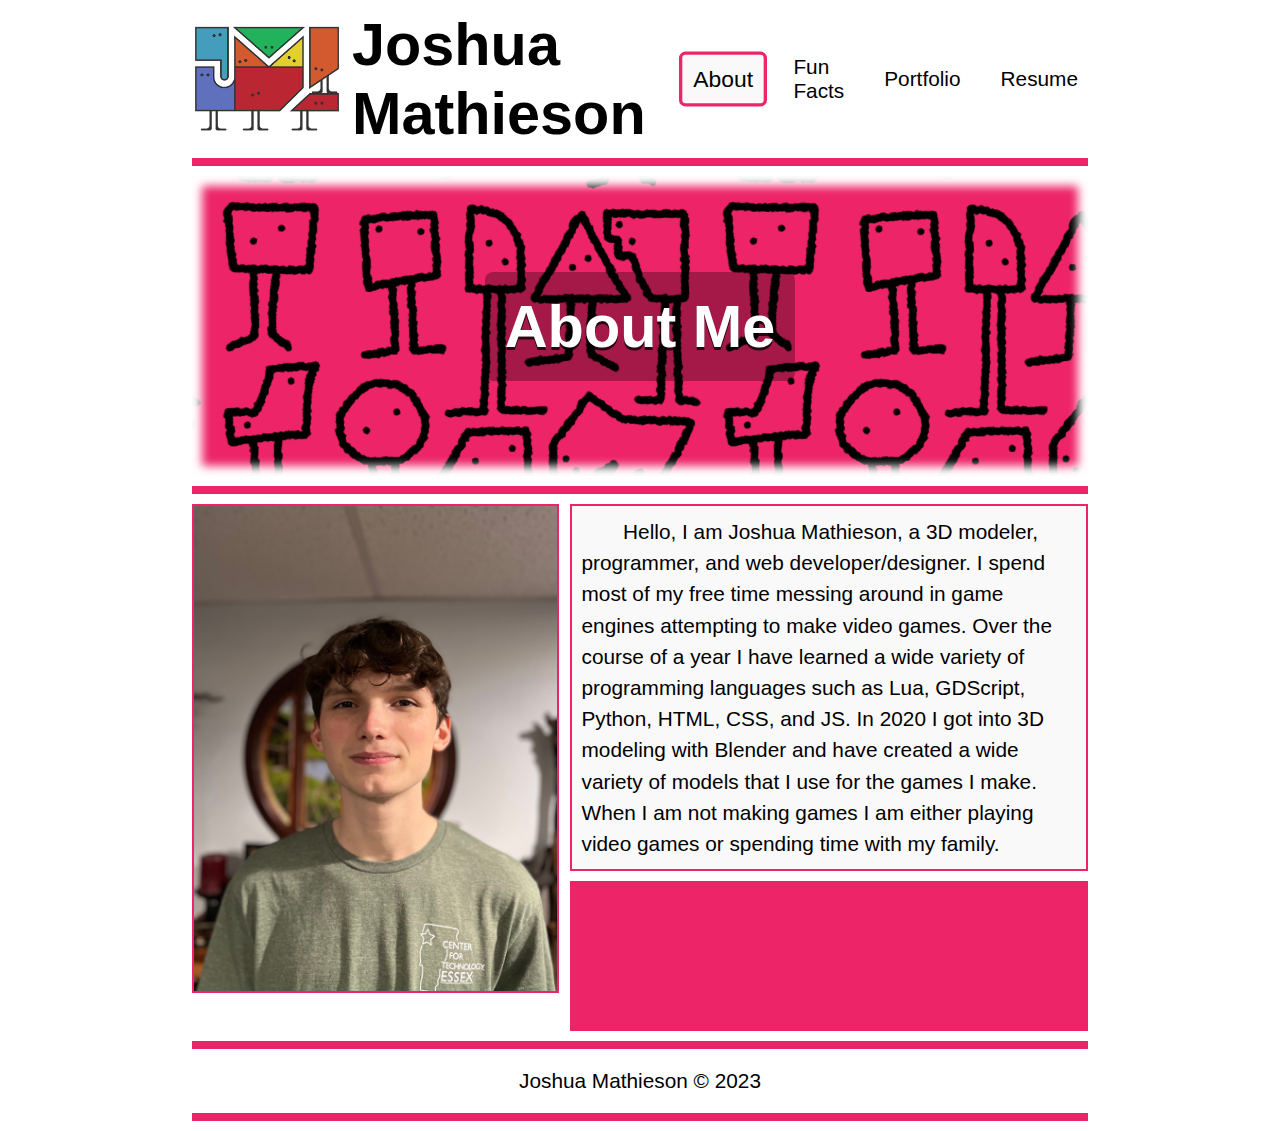
<file: index.html>
<!DOCTYPE html>
<html lang="en">

<head>
    <meta charset="UTF-8">
    <meta http-equiv="X-UA-Compatible" content="IE=edge">
    <meta name="viewport" content="width=device-width, initial-scale=1.0">

    <title>Joshua Mathieson - About Me</title>

    <meta name="author" content="Joshua Mathieson">
    <meta name="description" content="This is the 'About Me' page. This page contains an image of me and a paragraph about me.">
    <meta name="keywords" content="About, About Me, Joshua, Joshua Mathieson, Glorbal, Photo">

    <link rel="icon" href="images/favicon.png">
    <link rel="stylesheet" href="css/style.css">

    <script src="js/script.js"></script>

</head>

<body>

    <header>

        <div class="header-image">

            <img src="images/logo.png" alt="">
            <h1>Joshua Mathieson</h1>

            <!-- Hamburger -->
            <div id="hamburger-menu">

                <div></div>
                <div></div>
                <div></div>
    
            </div>

        </div>

        <nav id="nav-container">

            <a href="index.html" id="PageLink">About</a>
            <a href="facts.html">Fun Facts</a>
            <a href="portfolio.html">Portfolio</a>
            <a href="resume.html">Resume</a>

        </nav>

    </header>

    <hr>

        <div class="hero-container" id="Hero">
            <h2>About Me</h2>
        </div>

    <hr>

    <main>

        <figure class="about-me-section">
            
            <img src="images/joshuaMathieson.jpg" alt="Photo of Joshua Mathieson in his home.">

            <p>     Hello, I am Joshua Mathieson, a 3D modeler, programmer, and web developer/designer. I spend most of my
                free time messing around in game engines attempting to make video games. Over the course of a year I
                have learned a wide variety of programming languages such as Lua, GDScript, Python, HTML, CSS, and JS.
                In 2020 I got into 3D modeling with Blender and have created a wide variety of models that I use for the
                games I make. When I am not making games I am either playing video games or spending time with my
                family.
            </p>

            <div class="block-detail"></div>

        </figure>

    </main>

    <footer>
        <hr>
        <p>Joshua Mathieson &copy; 2023</p>
        <hr>
    </footer>

</body>

</html>
</file>
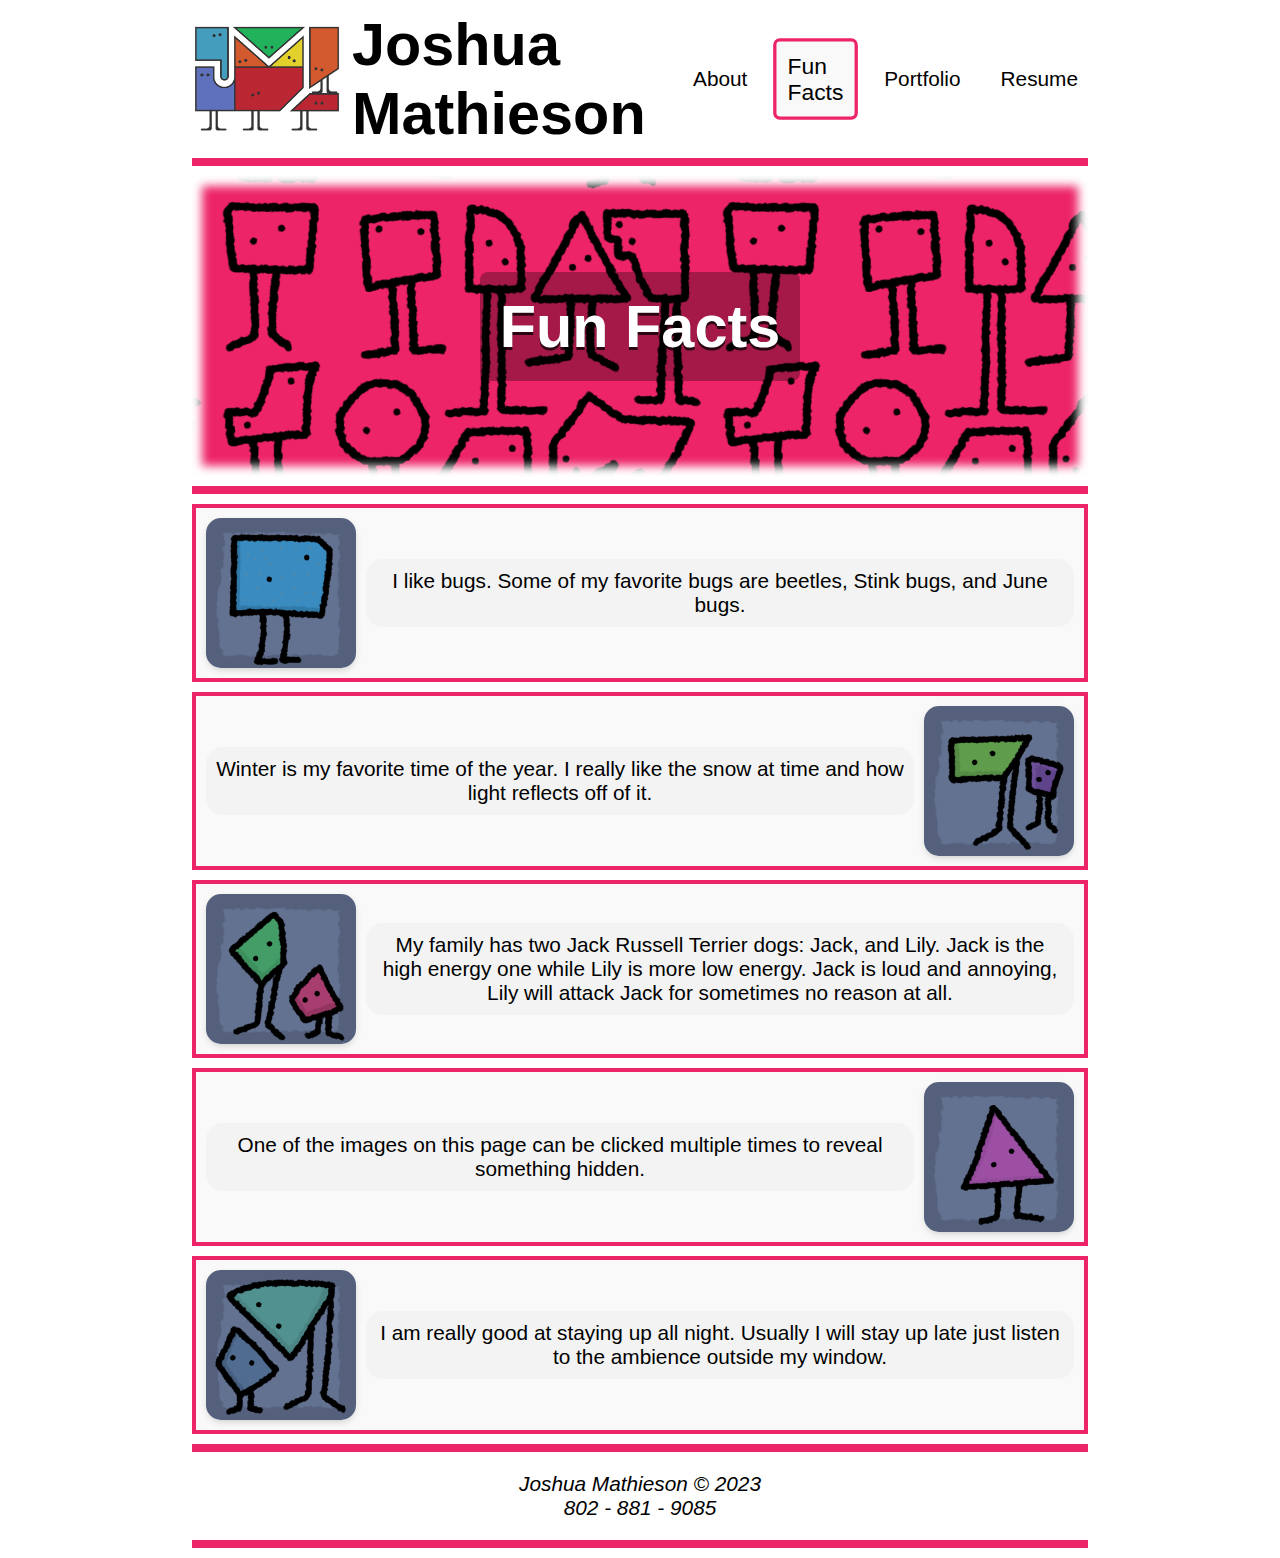
<file: facts.html>
<!DOCTYPE html>
<html lang="en">

<head>
    <meta charset="UTF-8">
    <meta http-equiv="X-UA-Compatible" content="IE=edge">
    <meta name="viewport" content="width=device-width, initial-scale=1.0">

    <title>Joshua Mathieson - Facts</title>

    <meta name="author" content="Joshua Mathieson">
    <meta name="description" content="This is the 'Fun Facts' page. It contains random information about me. From what my favorite time of the year is to my family owning dogs, this page contains anything. ">
    <meta name="keywords" content="Fun Facts, Jack, Lily, Winter, Facts, Secret, Joshua Mathieson, Joshua">

    <link rel="icon" href="images/favicon.png">
    <link rel="stylesheet" href="css/style.css">

    <script src="js/script.js"></script>

</head>

<body>

    <header>

        <div class="header-image">

            <img src="images/logo.png" alt="">
            <h1>Joshua Mathieson</h1>

            <!-- Hamburger -->
            <div id="hamburger-menu">

                <div></div>
                <div></div>
                <div></div>
    
            </div>

        </div>

        <nav id="nav-container">

            <a href="index.html">About</a>
            <a href="facts.html" id="PageLink">Fun Facts</a>
            <a href="portfolio.html">Portfolio</a>
            <a href="resume.html">Resume</a>

        </nav>

    </header>

    <hr>

        <div class="hero-container" id="Hero">
            <h2>Fun Facts</h2>
        </div>

    <hr>

    <main class="facts-container">

        <figure>
            <img src="images/FunFacts/Glorbal_1.png" alt="Blue Glorbal. Square with legs">
            <p>I like bugs. Some of my favorite bugs are beetles, Stink bugs, and June bugs.</p>
        </figure>

        <figure>
            <img src="images/FunFacts/Glorbal_2.png" alt="Green and purple Glorbals. Strange shapes with legs">
            <p>Winter is my favorite time of the year. I really like the snow at time and how light reflects off of it.</p>
        </figure>

        <figure>
            <img src="images/FunFacts/Glorbal_3.png" alt="Grean and pink Glorbals. Even more strange shapes with legs">
            <p>My family has two Jack Russell Terrier dogs: Jack, and Lily. Jack is the high energy one while Lily is more low energy. Jack is loud and annoying, Lily will attack Jack for sometimes no reason at all.</p>
        </figure>

        <figure>
            <img id="clickableImage" src="images/FunFacts/Glorbal_4.png" alt="Pink Glorbal. Triangle with legs">
            <p>One of the images on this page can be clicked multiple times to reveal something hidden.</p>
        </figure>

        <figure>
            <img src="images/FunFacts/Glorbal_5.png" alt="Cyan and green Glorbals. Really strange half circle shape and sqaure">
            <p>I am really good at staying up all night. Usually I will stay up late just listen to the ambience outside my window.</p>
        </figure>

    </main>

    <footer>
        <hr>
        <address>

            Joshua Mathieson &copy; 2023 <br>
            802 - 881 - 9085 <br>
        
        </address> 
        <hr>
    </footer>

</body>

</html>
</file>
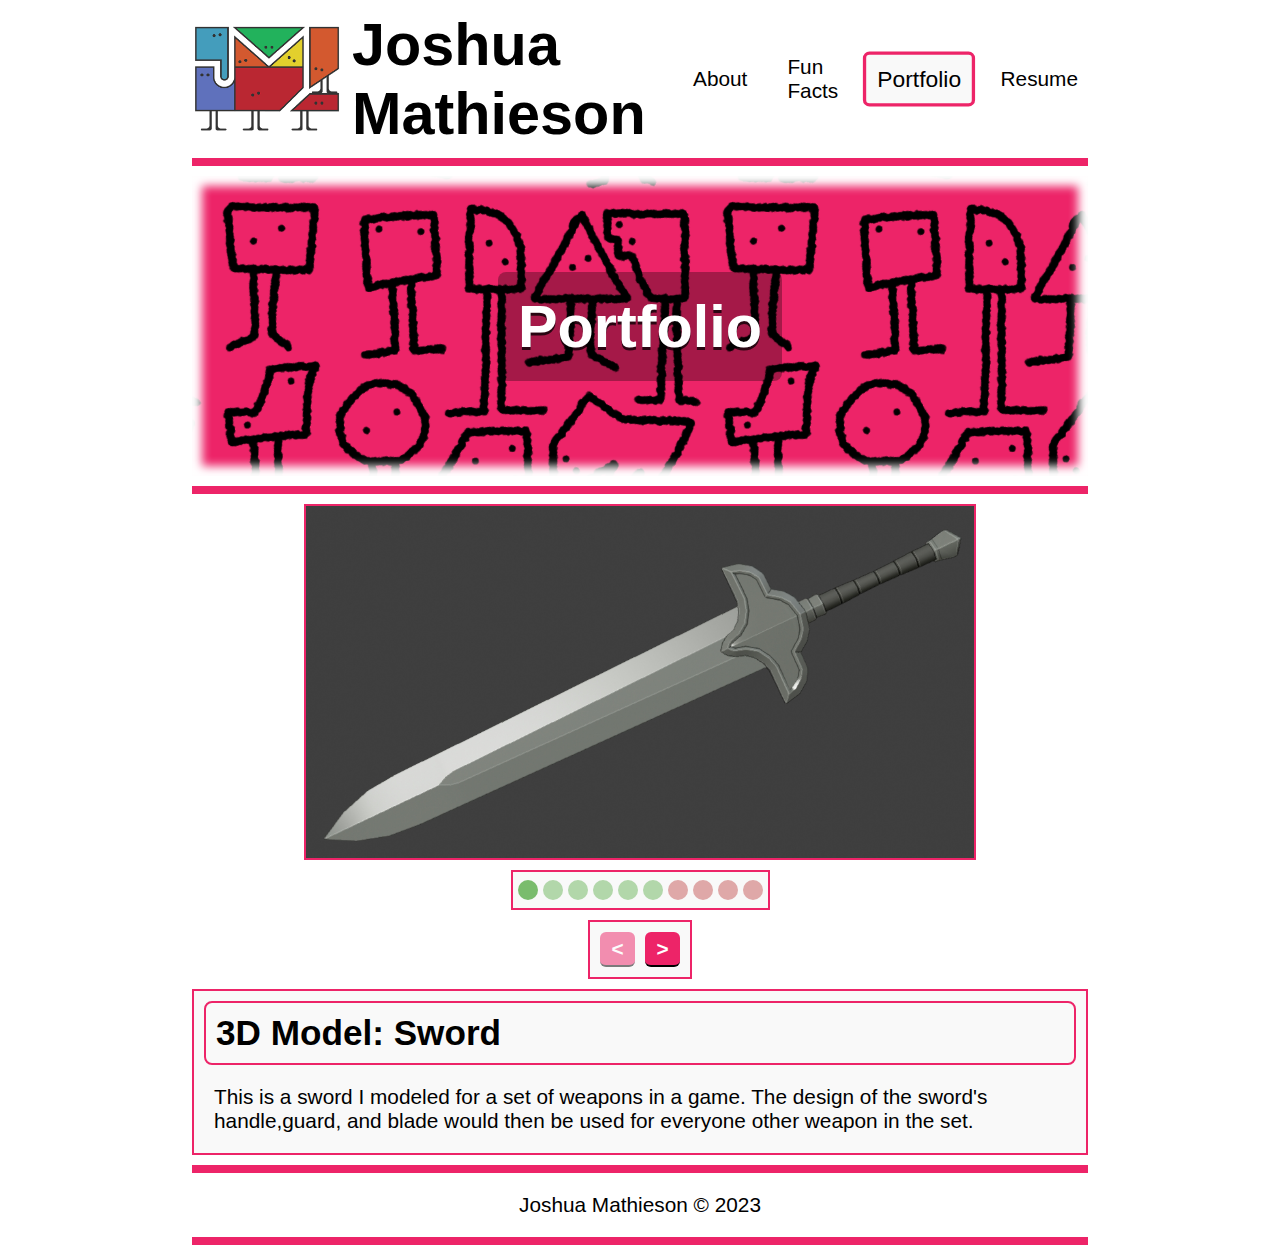
<file: portfolio.html>
<!DOCTYPE html>
<html lang="en">

<head>
    <meta charset="UTF-8">
    <meta http-equiv="X-UA-Compatible" content="IE=edge">
    <meta name="viewport" content="width=device-width, initial-scale=1.0">

    <title>Joshua Mathieson - Portfolio</title>

    <meta name="author" content="Joshua Mathieson">
    <meta name="description" content="This is the 'Portfolio' page. This page contains an image gallery with projects I have made/worked on.">
    <meta name="keywords" content="Portfolio, 3D Models, 3D, Programming, Game Development, Projects">

    <link rel="icon" href="images/favicon.png">
    <link rel="stylesheet" href="css/style.css">

    <script src="js/script.js"></script>

</head>

<body>

    <header>

        <div class="header-image">

            <img src="images/logo.png" alt="">
            <h1>Joshua Mathieson</h1>

            <!-- Hamburger -->
            <div id="hamburger-menu">

                <div></div>
                <div></div>
                <div></div>

            </div>

        </div>

        <nav id="nav-container">

            <a href="index.html">About</a>
            <a href="facts.html">Fun Facts</a>
            <a href="portfolio.html" id="PageLink">Portfolio</a>
            <a href="resume.html">Resume</a>

        </nav>

    </header>

    <hr>

        <div class="hero-container" id="Hero">
            <h2>Portfolio</h2>
        </div>

    <hr>

    <main>

        <div class="image-gallery-container">

            <img src="images/FunFacts/Glorbal_1.png" alt="" id="imageGallery-ImageDisplay">

            <video controls id="imageGallery-VideoDisplay" src=""></video>

            <div id="imageGallery-currentImagePosition"></div>

            <div class="image-gallery-buttons">

                <button id="image-gallery-LeftButton" value="left button" onclick="updateImageGallery('Left')" onmousedown="galleryButtonVisual('Left','Down')" onmouseleave="galleryButtonVisual('Left','Up')"> &lt; </button>
                <button id="image-gallery-RightButton" value="right button" onclick="updateImageGallery('Right')" onmousedown="galleryButtonVisual('Right','Down')" onmouseleave="galleryButtonVisual('Right','Up')"> &gt; </button>

            </div>

            <section>

                <h3 id="imageGallery-ImageName">Image Name</h3>
                <p id="imageGallery-ImageDescription"> Image Description</p>

            </section>

        </div>

    </main>

    <footer>
        <hr>
        <p>Joshua Mathieson &copy; 2023</p>
        <hr>
    </footer>

</body>

</html>
</file>
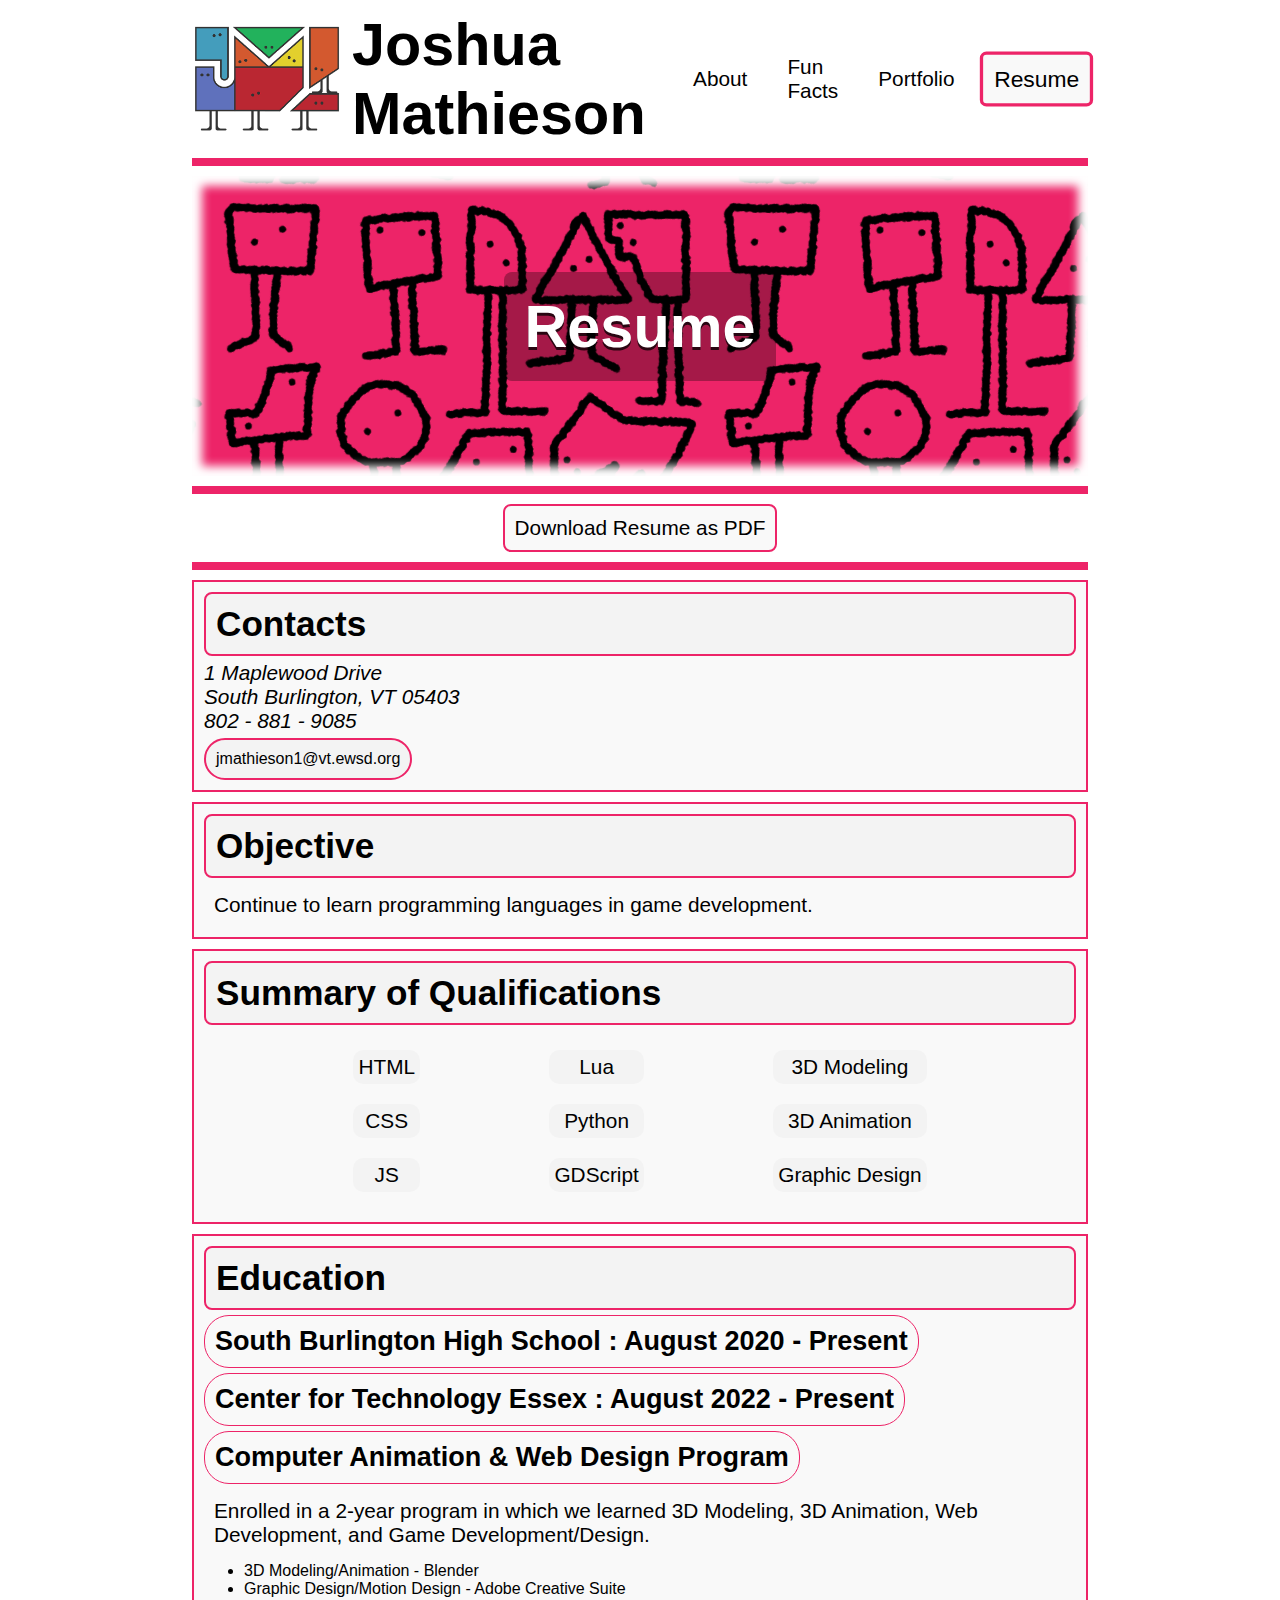
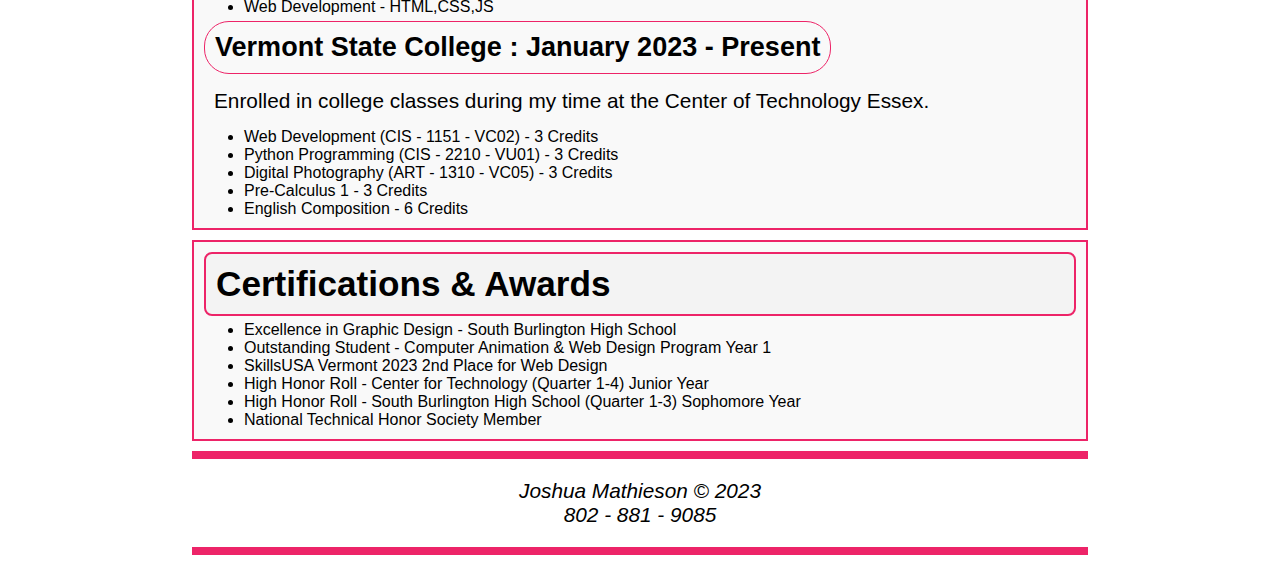
<file: resume.html>
<!DOCTYPE html>
<html lang="en">

<head>
    <meta charset="UTF-8">
    <meta http-equiv="X-UA-Compatible" content="IE=edge">
    <meta name="viewport" content="width=device-width, initial-scale=1.0">
    
    <title>Joshua Mathieson - Resume</title>

    <meta name="author" content="Joshua Mathieson">
    <meta name="description" content="This is the 'Resume' page. This page contains my contacts, qualifications, certifications, and education. There is also a downloadable PDF of my resume on this page.">
    <meta name="keywords" content="Resume, Education, Certifications, Qualifications, Contacts, Joshua, Joshua Mathieson">

    <link rel="icon" href="images/favicon.png">
    <link rel="stylesheet" href="css/style.css">

    <script src="js/script.js"></script>

</head>

<body>

    <header>

        <div class="header-image">

            <img src="images/logo.png" alt="">
            <h1>Joshua Mathieson</h1>

            <!-- Hamburger -->
            <div id="hamburger-menu">

                <div></div>
                <div></div>
                <div></div>
    
            </div>

        </div>

        <nav id="nav-container">

            <a href="index.html">About</a>
            <a href="facts.html">Fun Facts</a>
            <a href="portfolio.html" >Portfolio</a>
            <a href="resume.html" id="PageLink">Resume</a>

        </nav>

    </header>

    <hr>

        <div class="hero-container" id="Hero">
            <h2>Resume</h2>
        </div>

    <hr>

    <main class="resume-container">

        <a class="resume-download" href="images/JoshuaMathieson_Resume_2024.pdf" download>Download Resume as PDF</a>

        <hr>
        
        <section>

            <h3>Contacts</h3>
            
            <address>

                1 Maplewood Drive <br>
                South Burlington, VT 05403 <br>
                802 - 881 - 9085 <br>
            
            </address> 

            <a class="email-anchorTag" href="mailto:jmathieson1@vt.ewsd.org">jmathieson1@vt.ewsd.org</a>

        </section>

        <section>

            <h3>Objective</h3>
            <p>Continue to learn programming languages in game development.</p>

        </section>
       
        <section>

            <h3>Summary of Qualifications</h3>

            <div class="qualifications-lists">

                <ul>

                    <li>HTML</li>
                    <li>CSS</li>
                    <li>JS</li>
                    
                </ul>

                <ul>

                    <li>Lua</li>
                    <li>Python</li>
                    <li>GDScript</li>

                </ul>
    
                <ul>
    
                    <li>3D Modeling</li>
                    <li>3D Animation</li>
                    <li>Graphic Design</li>
    
                </ul>

            </div>

        </section>
     
        <section>

            <h3>Education</h3>

            <h4>South Burlington High School : August 2020 - Present</h4>

            <h4>Center for Technology Essex : August 2022 - Present</h4>

            <h4>Computer Animation & Web Design Program</h4>
            <p>Enrolled in a 2-year program in which we learned 3D Modeling, 3D Animation, Web Development, and Game
                Development/Design.</p>
            <ul>
                <li>3D Modeling/Animation - Blender</li>
                <li>Graphic Design/Motion Design - Adobe Creative Suite</li>
                <li>Web Development - HTML,CSS,JS</li>
            </ul>

            <h4>Vermont State College : January 2023 - Present</h4>
            <p>Enrolled in college classes during my time at the Center of Technology Essex.</p>
            <ul>
                <li>Web Development (CIS - 1151 - VC02) - 3 Credits</li>
                <li>Python Programming (CIS - 2210 - VU01) - 3 Credits</li>
                <li>Digital Photography (ART - 1310 - VC05) - 3 Credits</li>
                <li>Pre-Calculus 1 - 3 Credits</li>
                <li>English Composition - 6 Credits</li>

            </ul>

        </section>
       
        <section>

            <h3>Certifications & Awards</h3>

            <ul>
                <li>Excellence in Graphic Design - South Burlington High School</li>
                <li>Outstanding Student - Computer Animation & Web Design Program Year 1</li>
                <li>SkillsUSA Vermont 2023 2nd Place for Web Design</li>
                <li>High Honor Roll - Center for Technology (Quarter 1-4) Junior Year</li>
                <li>High Honor Roll - South Burlington High School (Quarter 1-3) Sophomore Year</li>
                <li>National Technical Honor Society Member</li>
            </ul>

        </section>
       
    </main>

    <footer>
        <hr>
        <address>

            Joshua Mathieson &copy; 2023 <br>
            802 - 881 - 9085 <br>
        
        </address> 
        <hr>
    </footer>

</body>

</html>
</file>
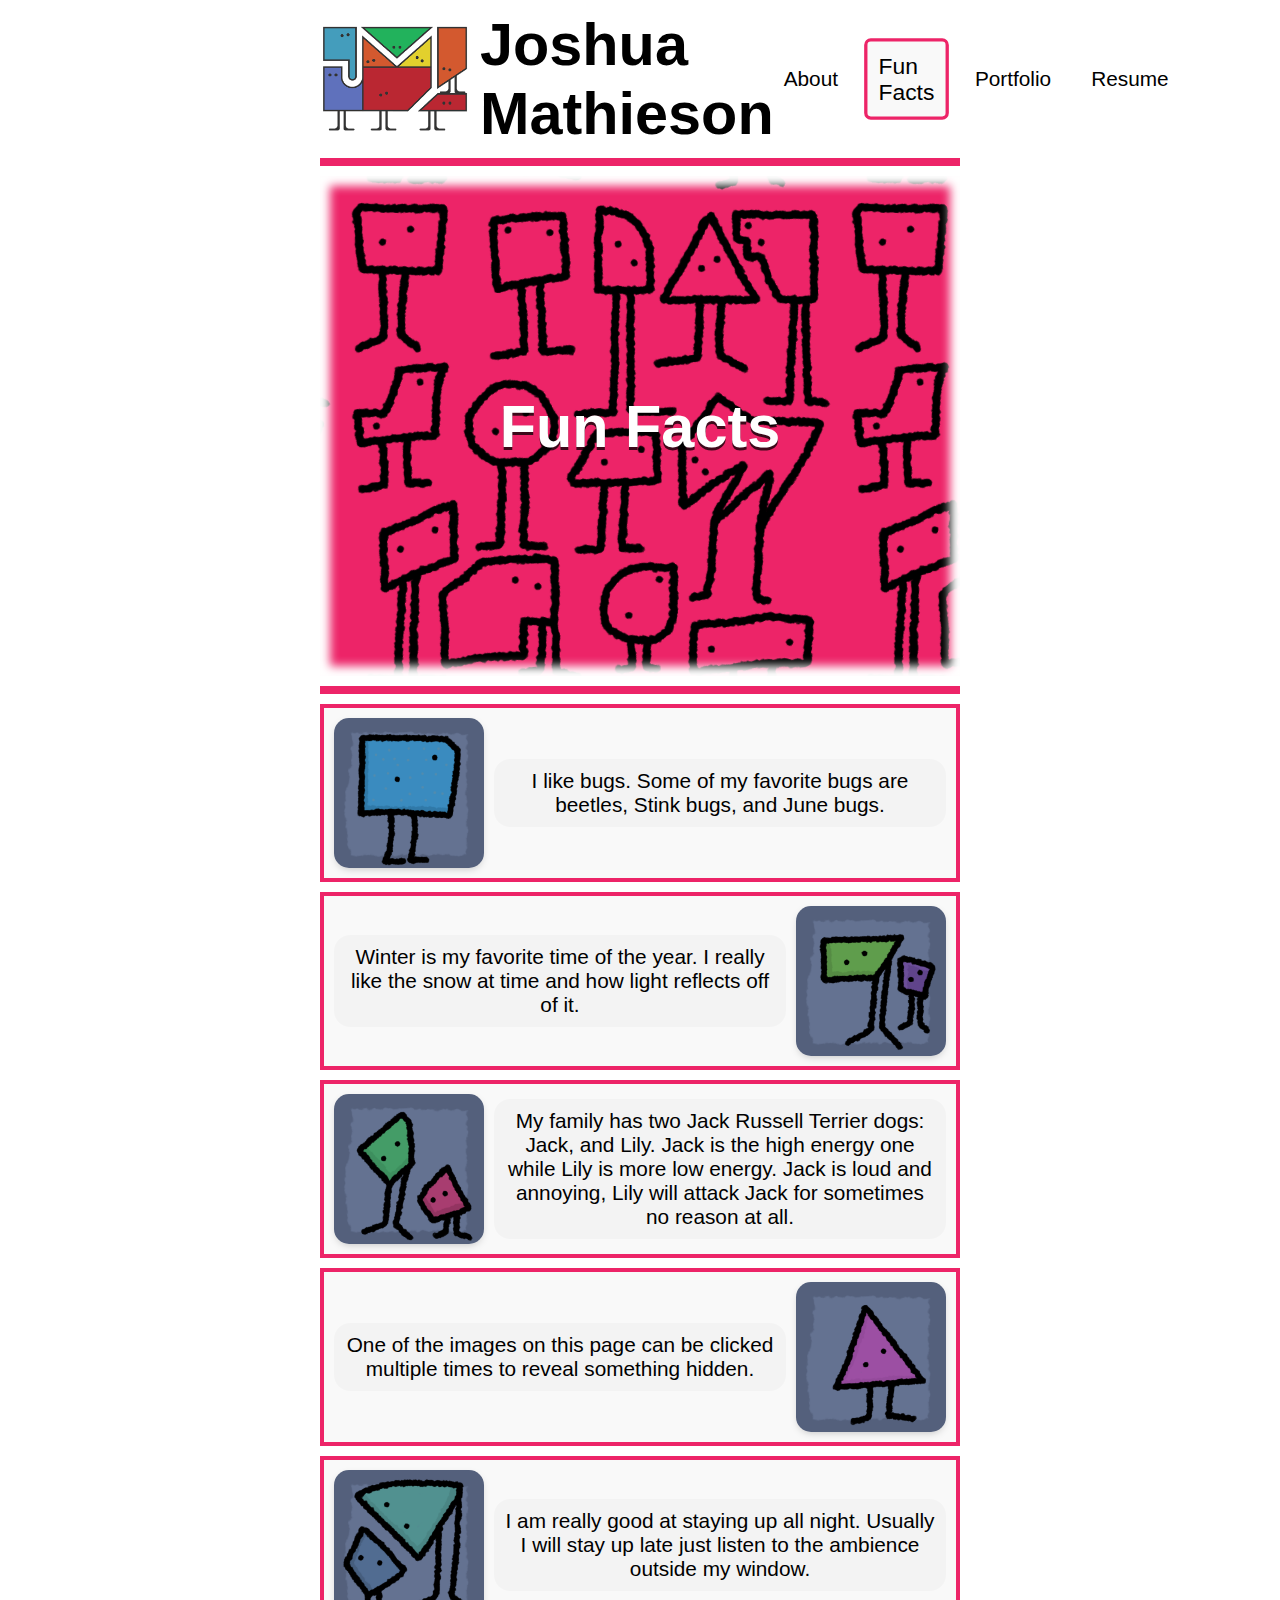
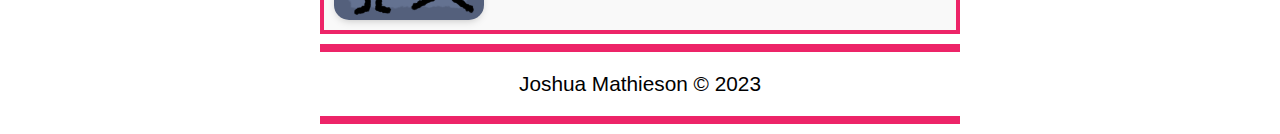
<file: WebPortolio/facts.html>
<!DOCTYPE html>
<html lang="en">

<head>
    <meta charset="UTF-8">
    <meta http-equiv="X-UA-Compatible" content="IE=edge">
    <meta name="viewport" content="width=device-width, initial-scale=1.0">

    <title>Joshua Mathieson - Facts</title>

    <meta name="author" content="Joshua Mathieson">
    <meta name="description" content="This is the 'Fun Facts' page. It contains random information about me. From what my favorite time of the year is to my family owning dogs, this page contains anything. ">
    <meta name="keywords" content="Fun Facts, Jack, Lily, Winter, Facts, Secret, Joshua Mathieson, Joshua">

    <link rel="icon" href="images/favicon.png">
    <link rel="stylesheet" href="css/style.css">

    <script src="js/script.js"></script>

</head>

<body>

    <header>

        <div class="header-image">

            <img src="images/logo.png" alt="">
            <h1>Joshua Mathieson</h1>

            <!-- Hamburger -->
            <div id="hamburger-menu">

                <div></div>
                <div></div>
                <div></div>
    
            </div>

        </div>

        <nav id="nav-container">

            <a href="index.html">About</a>
            <a href="facts.html" id="PageLink">Fun Facts</a>
            <a href="portfolio.html">Portfolio</a>
            <a href="resume.html">Resume</a>

        </nav>

    </header>

    <hr>

        <div class="hero-container" id="Hero">
            <h2>Fun Facts</h2>
        </div>

    <hr>

    <main class="facts-container">

        <figure>
            <img src="images/FunFacts/Glorbal_1.png" alt="Blue Glorbal. Square with legs">
            <p>I like bugs. Some of my favorite bugs are beetles, Stink bugs, and June bugs.</p>
        </figure>

        <figure>
            <img src="images/FunFacts/Glorbal_2.png" alt="Green and purple Glorbals. Strange shapes with legs">
            <p>Winter is my favorite time of the year. I really like the snow at time and how light reflects off of it.</p>
        </figure>

        <figure>
            <img src="images/FunFacts/Glorbal_3.png" alt="Grean and pink Glorbals. Even more strange shapes with legs">
            <p>My family has two Jack Russell Terrier dogs: Jack, and Lily. Jack is the high energy one while Lily is more low energy. Jack is loud and annoying, Lily will attack Jack for sometimes no reason at all.</p>
        </figure>

        <figure>
            <img id="clickableImage" src="images/FunFacts/Glorbal_4.png" alt="Pink Glorbal. Triangle with legs">
            <p>One of the images on this page can be clicked multiple times to reveal something hidden.</p>
        </figure>

        <figure>
            <img src="images/FunFacts/Glorbal_5.png" alt="Cyan and green Glorbals. Really strange half circle shape and sqaure">
            <p>I am really good at staying up all night. Usually I will stay up late just listen to the ambience outside my window.</p>
        </figure>

    </main>

    <footer>
        <hr>
        <p>Joshua Mathieson &copy; 2023</p>
        <hr>
    </footer>

</body>

</html>
</file>
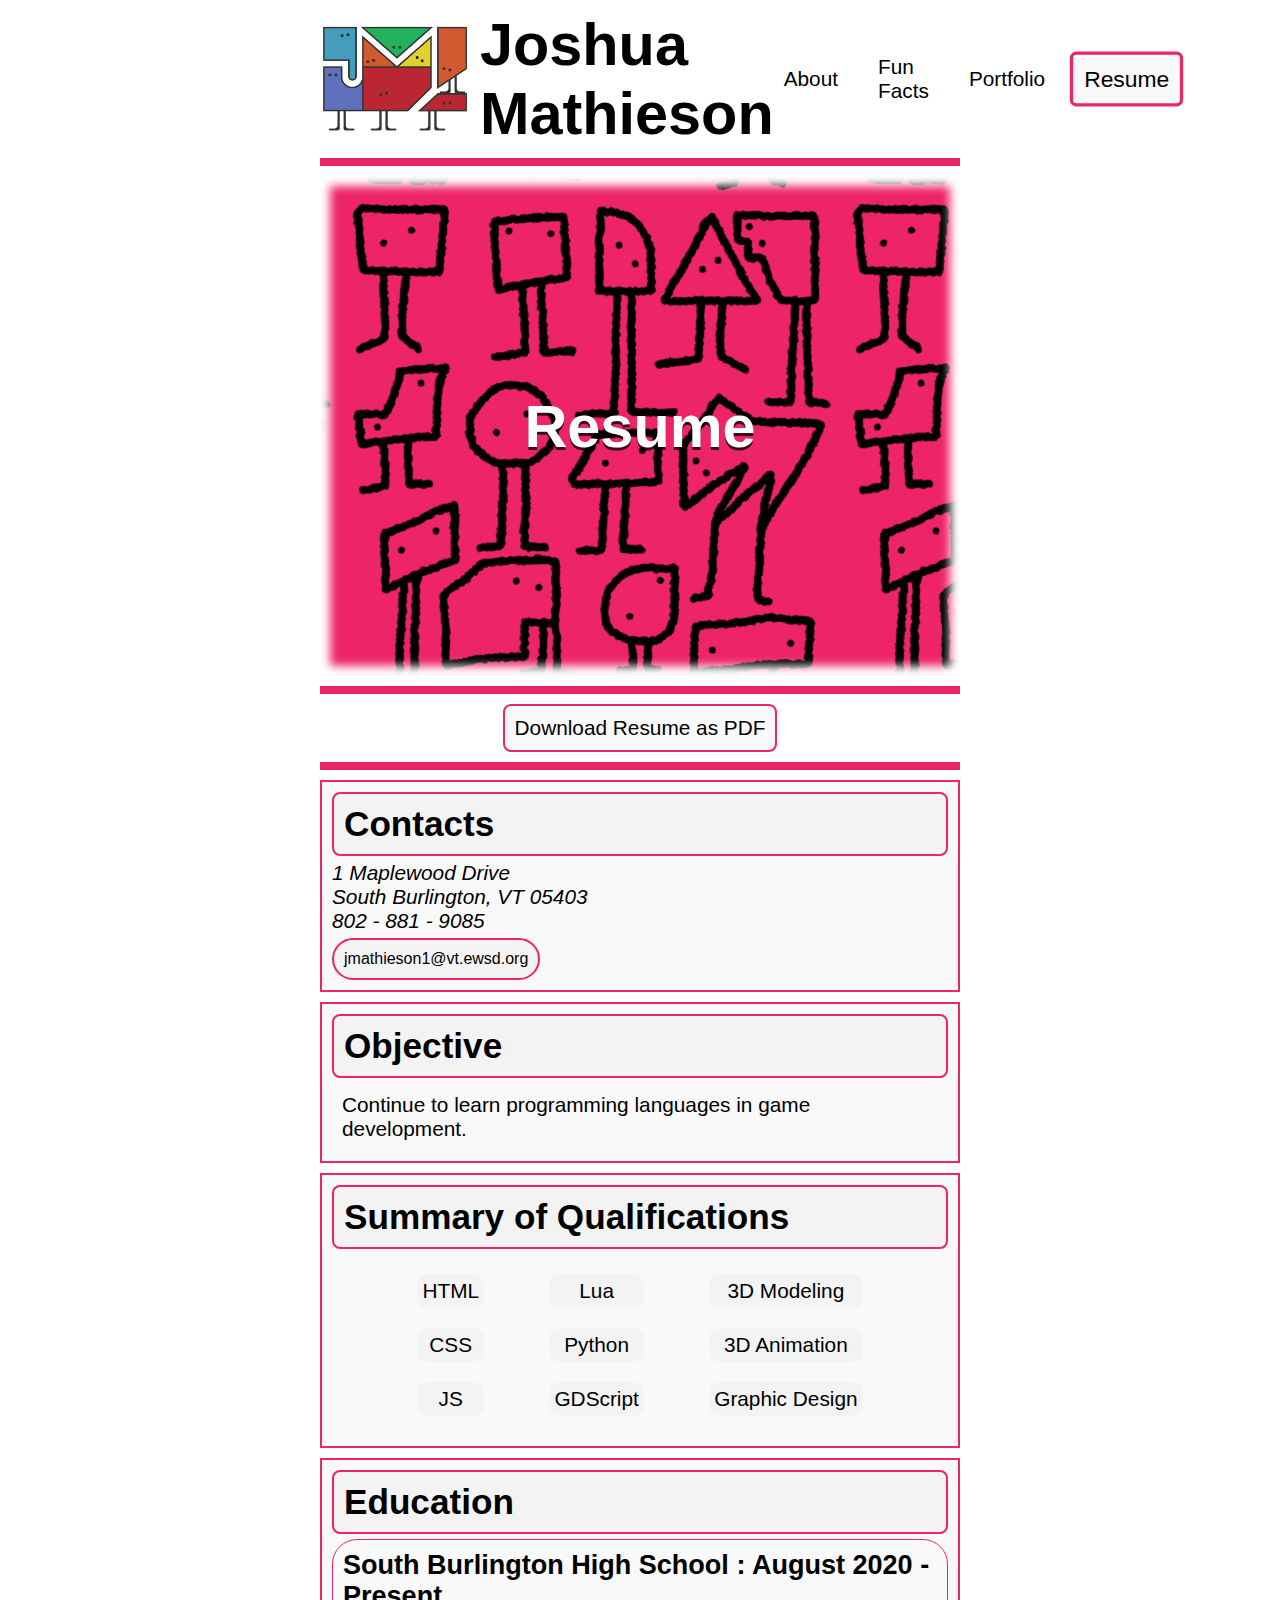
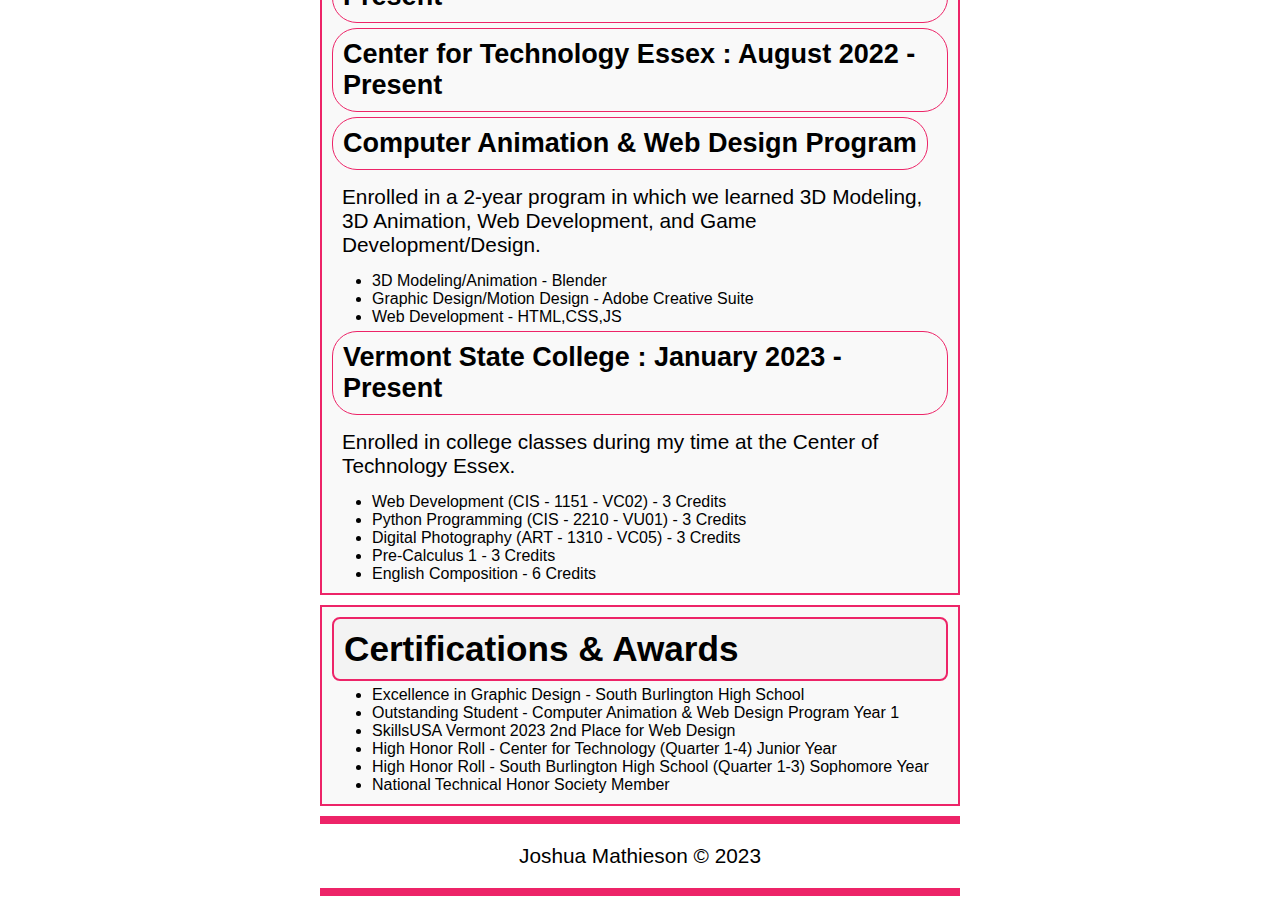
<file: WebPortolio/resume.html>
<!DOCTYPE html>
<html lang="en">

<head>
    <meta charset="UTF-8">
    <meta http-equiv="X-UA-Compatible" content="IE=edge">
    <meta name="viewport" content="width=device-width, initial-scale=1.0">
    
    <title>Joshua Mathieson - Resume</title>

    <meta name="author" content="Joshua Mathieson">
    <meta name="description" content="This is the 'Resume' page. This page contains my contacts, qualifications, certifications, and education. There is also a downloadable PDF of my resume on this page.">
    <meta name="keywords" content="Resume, Education, Certifications, Qualifications, Contacts, Joshua, Joshua Mathieson">

    <link rel="icon" href="images/favicon.png">
    <link rel="stylesheet" href="css/style.css">

    <script src="js/script.js"></script>

</head>

<body>

    <header>

        <div class="header-image">

            <img src="images/logo.png" alt="">
            <h1>Joshua Mathieson</h1>

            <!-- Hamburger -->
            <div id="hamburger-menu">

                <div></div>
                <div></div>
                <div></div>
    
            </div>

        </div>

        <nav id="nav-container">

            <a href="index.html">About</a>
            <a href="facts.html">Fun Facts</a>
            <a href="portfolio.html" >Portfolio</a>
            <a href="resume.html" id="PageLink">Resume</a>

        </nav>

    </header>

    <hr>

        <div class="hero-container" id="Hero">
            <h2>Resume</h2>
        </div>

    <hr>

    <main class="resume-container">

        <a class="resume-download" href="images/JoshuaMathieson_Resume_2024.pdf" download>Download Resume as PDF</a>

        <hr>
        
        <section>

            <h3>Contacts</h3>
            
            <address>

                1 Maplewood Drive <br>
                South Burlington, VT 05403 <br>
                802 - 881 - 9085 <br>
            
            </address> 

            <a class="email-anchorTag" href="mailto:jmathieson1@vt.ewsd.org">jmathieson1@vt.ewsd.org</a>

        </section>

        <section>

            <h3>Objective</h3>
            <p>Continue to learn programming languages in game development.</p>

        </section>
       
        <section>

            <h3>Summary of Qualifications</h3>

            <div class="qualifications-lists">

                <ul>

                    <li>HTML</li>
                    <li>CSS</li>
                    <li>JS</li>
                    
                </ul>

                <ul>

                    <li>Lua</li>
                    <li>Python</li>
                    <li>GDScript</li>

                </ul>
    
                <ul>
    
                    <li>3D Modeling</li>
                    <li>3D Animation</li>
                    <li>Graphic Design</li>
    
                </ul>

            </div>

        </section>
     
        <section>

            <h3>Education</h3>

            <h4>South Burlington High School : August 2020 - Present</h4>

            <h4>Center for Technology Essex : August 2022 - Present</h4>

            <h4>Computer Animation & Web Design Program</h4>
            <p>Enrolled in a 2-year program in which we learned 3D Modeling, 3D Animation, Web Development, and Game
                Development/Design.</p>
            <ul>
                <li>3D Modeling/Animation - Blender</li>
                <li>Graphic Design/Motion Design - Adobe Creative Suite</li>
                <li>Web Development - HTML,CSS,JS</li>
            </ul>

            <h4>Vermont State College : January 2023 - Present</h4>
            <p>Enrolled in college classes during my time at the Center of Technology Essex.</p>
            <ul>
                <li>Web Development (CIS - 1151 - VC02) - 3 Credits</li>
                <li>Python Programming (CIS - 2210 - VU01) - 3 Credits</li>
                <li>Digital Photography (ART - 1310 - VC05) - 3 Credits</li>
                <li>Pre-Calculus 1 - 3 Credits</li>
                <li>English Composition - 6 Credits</li>

            </ul>

        </section>
       
        <section>

            <h3>Certifications & Awards</h3>

            <ul>
                <li>Excellence in Graphic Design - South Burlington High School</li>
                <li>Outstanding Student - Computer Animation & Web Design Program Year 1</li>
                <li>SkillsUSA Vermont 2023 2nd Place for Web Design</li>
                <li>High Honor Roll - Center for Technology (Quarter 1-4) Junior Year</li>
                <li>High Honor Roll - South Burlington High School (Quarter 1-3) Sophomore Year</li>
                <li>National Technical Honor Society Member</li>
            </ul>

        </section>
       
    </main>

    <footer>
        <hr>

        <p>Joshua Mathieson &copy; 2023</p>

        <hr>
    </footer>

</body>

</html>
</file>
<file: css/style.css>
/* Variables */
:root {

    /* Colors */
    --main-color:white;

    --secondary-color:#ED2468;

    --text-box-color:rgba(0, 0, 0,.025);

    --default-text-color:rgb(0,0,0);
    --hero-text-color:rgb(255, 255, 255);

    --button-hover-color:rgb(222, 222, 222);

    --imageGallery-3DModelDisplay:rgb(90, 172, 74);
    --imageGallery-ProgrammingDisplay:rgb(190, 69, 69);

    /* Text Scale */
    --base-size: 1rem;
    --type-scale: 1.3;
    --mobile-scale: .85;

    --h5:calc(var(--base-size) * var(--type-scale));
    --h4:calc(var(--h5) * var(--type-scale));
    --h3:calc(var(--h4) * var(--type-scale));
    --h2:calc(var(--h3) * var(--type-scale));
    --h1:calc(var(--h2) * var(--type-scale));

    --mobile-h5:calc(var(--base-size) * var(--mobile-scale));
    --mobile-h4:calc(var(--h5) * var(--mobile-scale));
    --mobile-h3:calc(var(--h4) * var(--mobile-scale));
    --mobile-h2:calc(var(--h3) * var(--mobile-scale));
    --mobile-h1:calc(var(--h2) * var(--mobile-scale));

}
/* Fonts */

/* CSS Animations */

@keyframes GlorbalSpawn {
    
    0% {opacity: 0;transform: scale(0);}
    100% {opacity: 1;transform: scale(1);}

}

@keyframes GlorbalDeSpawn {
    
    70% {opacity: 1;transform: scale(1);}
    100% {opacity: 0;transform: scale(0);}

}

@keyframes GlorbalShockwave{
    
    0% {opacity: 1; transform: scale(0);}
    100% {opacity: 0;transform: scale(1.5);}

}

@keyframes NotificationFadeOut{
    
    80% {opacity: 1;}
    100% {opacity: 0;}

}

@keyframes NotificationFadeIn{
    
    0% {bottom: -200px;}
    100% {bottom: 0px;}

}

@keyframes fallingImage {
    
    0%{transform:translate3d(0px,0px,0px);}

    100%{transform:translate3d(0px,200px,0px) rotate(90deg) scale(.7);opacity: 0;}

}

/* Glorbal Idle Animations */

@keyframes ShinyGlorbalIdle {
    
    0% {background-image: url(../images/Glorbals/Shiny/Shiny_1.png);}
    50% {background-image: url(../images/Glorbals/Shiny/Shiny_2.png);}
    100% {background-image: url(../images/Glorbals/Shiny/Shiny_1.png);}

}

@keyframes SleepingGlorbalIdle {
    
    0% {background-image: url(../images/Glorbals/Sleeping/Sleeping_1.png);}
    10% {background-image: url(../images/Glorbals/Sleeping/Sleeping_2.png);}
    20% {background-image: url(../images/Glorbals/Sleeping/Sleeping_3.png);}
    30% {background-image: url(../images/Glorbals/Sleeping/Sleeping_4.png);}
    40% {background-image: url(../images/Glorbals/Sleeping/Sleeping_3.png);}
    50% {background-image: url(../images/Glorbals/Sleeping/Sleeping_2.png);}
    100% {background-image: url(../images/Glorbals/Sleeping/Sleeping_1.png);}

}

@keyframes BlueGlorbalIdle {
    
    0% {background-image: url(../images/Glorbals/Blue/Blue_1.png);}
    50% {background-image: url(../images/Glorbals/Blue/Blue_2.png);}
    100% {background-image: url(../images/Glorbals/Blue/Blue_1.png);}

}

@keyframes YellowGlorbalIdle {
    
    0% {background-image: url(../images/Glorbals/Yellow/Yellow_1.png);}
    50% {background-image: url(../images/Glorbals/Yellow/Yellow_2.png);}
    100% {background-image: url(../images/Glorbals/Yellow/Yellow_1.png);}

}

@keyframes PurpleGlorbalIdle {
    
    0% {background-image: url(../images/Glorbals/Purple/Purple_1.png);}
    25% {background-image: url(../images/Glorbals/Purple/Purple_2.png);}
    50% {background-image: url(../images/Glorbals/Purple/Purple_3.png);}
    75% {background-image: url(../images/Glorbals/Purple/Purple_2.png);}
    100% {background-image: url(../images/Glorbals/Purple/Purple_1.png);}

}

@keyframes PinkGlorbalIdle {
    
    0% {background-image: url(../images/Glorbals/Pink/Pink_1.png);}
    50% {background-image: url(../images/Glorbals/Pink/Pink_2.png);}
    100% {background-image: url(../images/Glorbals/Pink/Pink_1.png);}

}

@keyframes HotPinkGlorbalIdle {
    
    0% {background-image: url(../images/Glorbals/HotPink/HotPink_1.png);}
    50% {background-image: url(../images/Glorbals/HotPink/HotPink_2.png);}
    100% {background-image: url(../images/Glorbals/HotPink/HotPink_1.png);}

}

@keyframes GreenGlorbalIdle {
    
    0% {background-image: url(../images/Glorbals/Green/Green_1.png);}
    25% {background-image: url(../images/Glorbals/Green/Green_2.png);}
    50% {background-image: url(../images/Glorbals/Green/Green_1.png);}
    75% {background-image: url(../images/Glorbals/Green/Green_3.png);}
    100% {background-image: url(../images/Glorbals/Green/Green_1.png);}

}

/* CSS */

/* General */

*{
    box-sizing: border-box;
    margin: 0px;

    font-family: Arial, Helvetica, sans-serif;
}

html,body{
    max-height: 100%;
}

body{

    margin: auto;
    max-width: 50%;

}

hr,.hero-container,img,a,section,main,h1,h2,h3,h4,h5,div,video,figure{

    transition: color .5s,border .5s,background-color .5s;

}

main{

    background-color: var(--main-color,white);
   
    display: grid;

    grid-template-rows: repeat(auto-fit,minmax(150px,1fr));

    gap: 10px;

}

img,video{
    
    max-width: 100%;
    height: auto;

}

h1{
    font-size: var(--h1,1em);
}
h2{
    font-size: var(--h2,1em);
}
h3{
    font-size: var(--h3,1em);
}
h4{
    font-size: var(--h4,1em);
}
h5,a,button,p,address{
    font-size: var(--h5,1em);
}

/* Header */

nav > a{

    transition: border .25s, background-color .5s,transform .3s;

    text-decoration: none;

    color: var(--default-text-color,black);

    padding: 10px;

    border-radius: 6px;

    border: 0px rgba(0,0,0,0) solid;

}

nav > a:hover{

    transform: scale(1.1);

    transition: border .25s, background-color .5s,transform .3s;

    background-color: var(--text-box-color,rgba(0,0,0,.25));

    border: 1px var(--secondary-color,rgb(79, 61, 104)) solid;

}

header{

    display: flex;

    justify-content: space-between;
    align-items: center;

    background-color: var(--main-color,white);

    padding-top: 10px;

}

.header-image{

    display: flex;

    align-items: center;

    gap: 10px;

}

.header-image > img{

    max-width: 150px;

}

nav{

    gap: 20px;

    display: flex;
    
    align-items: center;
    justify-content: end;

    width: fit-content;

}

/* Hamburger */

#hamburger-menu{

    display: none;

    width: 50px;
    height: 50px;

    flex-direction: column;
    align-items: center;
    justify-content: center;

    padding: 0px;

    gap: 5px;

    background:none;
    border: none;

}

#hamburger-menu > div{

    width: 100%;

    height: 6px;

    background-color: var(--secondary-color,rgb(79, 61, 104));

    border-radius: 25px;

}

/* Hero */

.hero-container{

    width: 100%;

    background-image: url(../images/glorbalPattern.png);
    background-position: center;
    
    box-shadow: inset 0px 0px 10px 10px var(--main-color);
    
    background-color: var(--secondary-color,rgb(79, 61, 104));

    display: flex;
    align-items: center;
    justify-content: center;

    height: 500px;

}

.hero-container > h2{

    color: var(--hero-text-color,black);

    text-align: center;

    text-shadow: rgba(0,0,0,.75) 0px 3px;

    font-size: var(--h1,1em);

    background-color: rgba(0,0,0,.3);

    padding: 20px;

    border-radius: 8px;

}

/* About Me */

.about-me-section{

    display: grid;

    grid-template-columns: repeat(12,1fr);
    grid-template-rows: repeat(2,minmax(150px,auto));

    gap: 10px;

}

.about-me-section > img{

    display: block;

    grid-column: 1/6;

    grid-row: 1/3;

}

.about-me-section > img,.image-gallery-section > img,.about-me-section > p{

    border: 2px var(--secondary-color,rgb(79, 61, 104)) solid;

    background-color: var(--text-box-color,rgba(0,0,0,.25));

}

.about-me-section > p{

    grid-column: 6/13;

    text-indent: 2em;

    line-height: 1.5em;

    padding: 10px;

    height: 100%;

}

.block-detail{

    grid-column: 6/13;

    background-color: var(--secondary-color,rgb(79, 61, 104));

    height: 100%;

}

/* Resume */

.resume-container{

    display: flex;
    flex-direction: column;

}

.resume-container > section > h3,.resume-container > section > h4,.resume-container > section > p{

    padding: 10px;

}

.resume-container > section > h3{

    background-color: var(--text-box-color,rgba(0,0,0,.25));

    border: 2px var(--secondary-color,rgb(79, 61, 104)) solid;

    border-radius: 8px;

}

.resume-container > section > h4{

    border: 1.5px var(--secondary-color,rgb(79, 61, 104)) solid;

    border-radius: 25px;

    width: fit-content;

}

.resume-container > section{

    display: flex;
    flex-direction: column;

    gap: 5px;

    background-color: var(--text-box-color,rgba(0,0,0,.25));

    padding: 10px;

    border: 2px var(--secondary-color,rgb(79, 61, 104)) solid;

    transition: border .5s;

}

.qualifications-lists{

    display: flex;

    width: 100%;

    align-items: center;
    justify-content: space-evenly;

    padding: 20px;

}

.qualifications-lists > ul{

    list-style: none;

    padding: 0px;

    gap: 20px;

    display: flex;
    flex-direction: column;

}

.qualifications-lists > ul > li{

    font-size: var(--h5,1em);

    padding: 5px;

    background-color: var(--text-box-color,rgba(0,0,0,.25));

    text-align: center;

    border-radius: 10px;

}

.resume-container > hr{

    margin: 0px;

}

.resume-download{

    margin: auto;

    padding: 10px;

    background-color: var(--text-box-color,rgba(0,0,0,.25));

    border: 2px var(--secondary-color,rgb(79, 61, 104)) solid;

    border-radius: 8px;

    color: var(--default-text-color,black);

    text-decoration: none;

    width: fit-content;

    transition: transform .5s, border .5s;

}

.resume-download:hover{

    transform: scale(1.05);
    transition: transform .5s, border .1s;

    border: 4px var(--secondary-color,rgb(79, 61, 104)) solid;

}

.email-anchorTag{

    text-decoration: none;

    color: var(--default-text-color,black);

    font-size: var(--base-size,1em);

    padding: 10px;

    background-color: var(--text-box-color,rgba(0,0,0,.25));

    transition: transform .5s, border .5s;

    border: var(--secondary-color,rgb(79, 61, 104)) 2px solid;

    width: fit-content;

    border-radius: 45px;

}

.email-anchorTag:hover{

    transition: transform .5s;

    transform: scale(1.05);

}

/* Image Gallery */

#imageGallery-currentImagePosition{

    margin: auto;

    padding: 5px;

    width: fit-content;
    height: 40px;

    display: flex;
    gap: 5px;

    background-color: var(--text-box-color,rgba(0,0,0,.25));

    border: 2px solid var(--secondary-color,rgb(79, 61, 104));

    align-items: center;

    justify-content: center;

}

.imageGalleryPositionSlot{

    width: 20px;
    height: 20px;
    border-radius: 100%;

    background-color: rgba(0, 0, 0, .1);

    transition: background-color .2s;

}

.image-gallery-container{

    display: flex;
    flex-direction: column;

    gap: 10px;

}

#imageGallery-VideoDisplay{

    display: none;

    border: 2px solid var(--secondary-color,rgb(79, 61, 104));

    margin: auto;

}

.image-gallery-container > img{

    max-width: 800px;

    border: 2px solid var(--secondary-color,rgb(79, 61, 104));

    margin: auto;

}

.image-gallery-container > section{

    display: flex;
    flex-direction: column;

    gap: 10px;

    background-color: var(--text-box-color,rgba(0,0,0,.25));

    padding: 10px;

    border: 2px solid var(--secondary-color,rgb(79, 61, 104));

}

.image-gallery-container > section > h3,.image-gallery-container > section > p{

    padding: 10px;

}

.image-gallery-container > section > h3{

    border: 2px solid var(--secondary-color,rgb(79, 61, 104));

    border-radius: 8px;

}

.image-gallery-buttons{

    margin: auto;

    display: flex;

    gap: 10px;

    align-items: center;
    justify-content: center;

    padding: 10px;

    background-color: var(--text-box-color,rgba(0,0,0,.25));

    border: 2px solid var(--secondary-color,rgb(79, 61, 104));

    width: fit-content;

}

.image-gallery-buttons > button{

    width: 35px;
    height: 35px;

    border-radius: 6px;

    font-weight: bold;

    background-color: var(--secondary-color,rgb(79, 61, 104));

    color: var(--hero-text-color);

    border: none;

    transition: background-color .25s, color .25s;

    border-bottom: var(--default-text-color,black) 2px solid;

    user-select: none;

}

.image-gallery-buttons > button:hover{

    background-color: var(--button-hover-color,rgba(0,0,0,.25));
    color: var(--default-text-color,black);

    transition: background-color .25s, color .25s;

}

#imageGallery-ImageDisplay{

    max-width: 75%;

}

#imageGallery-VideoDisplay{

    max-width: 100%;
    width: 100%;

}

/* Fun Facts */

.facts-container{

    display: flex;
    flex-direction: column;
    gap: 10px;

    margin: auto;

}

.facts-container > figure{

    display: flex;
    align-items: center;

    gap: 10px;

    border: 4px var(--secondary-color,rgb(79, 61, 104)) solid;

    background-color: var(--text-box-color,rgba(0,0,0,.25));
    
    padding: 10px;
    
}

.facts-container > figure > p{

    text-align: center;
    width: 100%;

    font-size: var(--h5,1em);
    font-weight: normal;

    padding: 10px;

    border-radius: 16px;

    background-color: var(--text-box-color,rgba(0,0,0,.25));

}

.facts-container > figure:nth-child(even){

    flex-direction: row-reverse;

}

.facts-container > figure > img{

    max-width: 150px;

    border-radius: 15px;

}

/* Footer */

footer{

    width: 100%;

    display: flex;
    flex-direction: column;
    align-items: center;
    gap: 10px;

}

footer > address{

    text-align: center;
    font-size: var(--h5,1em);

}

footer > hr:last-child{

    margin-bottom: 10px;

}

/* Misc */

hr{

    height: 8px;
    width: 100%;

    border: none;

    background-color: var(--secondary-color,rgb(79, 61, 104));

    margin-top: 10px;
    margin-bottom: 10px;

}

#clickableImage{

    transition: transform .2s ease-in-out;

}

.glorbal{

    position: fixed;
    width: 100px;
    height: 100px;
    user-select: none;
    background-size: 100px 100px;

}

.glorbalPop{

    position: fixed;

    height: 100px;
    width: 100px;
    border-radius: 100%;
    pointer-events: none;
    user-select: none;

    animation: GlorbalShockwave .5s ease-out forwards;

}

.achievement{

    display: flex;
    align-items: center;

    z-index: 100;

    padding: 10px;
    margin: 10px;
    gap: 10px;

    border-radius: 4px;

    position: fixed;
    bottom: 0px;
    right: 0px;

    width: fit-content;

    animation: NotificationFadeIn .5s ease-in-out forwards,NotificationFadeOut 6s ease-in-out forwards;

}

.achievement-image{

    max-width: 100px;
    border-radius: 10px;

}

.achievement-image,.achievement,.facts-container > figure > img{

    box-shadow: 0px 3px 8px -3px rgba(0,0,0,.25);

}

/* Mobile Break Point 1800px */

@media screen and (max-width:1800px) {

    body{

        max-width: 60%;

    }

    .hero-container{

        height: 400px;

    }

}

/* Mobile Break Point 1400px */

@media screen and (max-width:1400px) {

    body{

        max-width: 70%;

    }

    .hero-container{

        height: 300px;

    }

}

/* Mobile Break Point 1200px */

@media screen and (max-width:1200px) {

    body{

        max-width: 80%;

    }

    .hero-container{

        height: 225px;

    }

}

/* Mobile Break Point 576px */

@media screen and (max-width:576px) {
    
    /* General */

    body{

        max-width: 100%;

        padding: 10px;

    }

    h1{
        font-size: var(--mobile-h1,1em);
    }
    h2{
        font-size: var(--mobile-h2,1em);
    }
    h3{
        font-size: var(--mobile-h3,1em);
    }
    h4{
        font-size: var(--mobile-h4,1em);
    }
    h5,a,button,p,address{
        font-size: var(--mobile-h5,1em);
    }

    /* Header */

    header{

        padding: 0px;
        flex-direction: column;
        align-items: center;
        justify-content: center;

    }

    .header-image{

        justify-content: space-between;

        width: 100%;

    }

    nav{

        display: none;

        flex-direction: column;
        width: 100%;

        gap: 0px;
        justify-content: start;

        padding-top: 10px;

    }

    nav > a{

        width: 100%;

        border: none;

    }

    nav > a:hover{

        transform: scale(1);

        border: none;

        transition: background-color .5s;

        background-color: var(--text-box-color,rgba(0,0,0,.25));

    }

    .header-image > img{

        display: none;

    }

    .header-image > h1{

        width: 100%;

    }

    /* Hamburger */

    #hamburger-menu{

        display: flex;
        
    }

    /* Image Gallery */

    .image-gallery-buttons{

        width: 100%;

    }

    .image-gallery-buttons > button{

        width: 100%;
        height: 80px;

        font-size: var(--mobile-h1,1em);

    }

    .image-gallery-container > section > h3{

        text-align: center;

    }

    #imageGallery-ImageDisplay,#imageGallery-VideoDisplay{

        max-width: 100%;
        width: 100%;
    
    }

    /* Hero */

    .hero-container{

        height: 150px;
        background-size: 300px 300px;

        box-shadow: inset 0px 0px 5px 5px var(--main-color,white);

    }

    /* Resume */

    .qualifications-lists > ul > li{

        font-size: var(--mobile-h5,1em);

    }

    .qualifications-lists{

        gap: 20px;

    }

    .resume-download{

        width: 100%;

        text-align: center;

    }

    .resume-download:hover{

        transform: none;

        border: 2px var(--secondary-color,rgb(79, 61, 104)) solid;

    }

    .resume-container > section > h3{

        text-align: center;

    }

    .resume-container > section > h3,.resume-container > section > h4{

        width: 100%;

    }

    address,footer > address{

        margin: auto;

        font-size: var(--mobile-h4,1em);

        text-align: center;

    }

    .email-anchorTag{

        margin: auto;

        width: 100%;

        text-align: center;

        padding: 5px;

    }

    .email-anchorTag:hover{

        transform: none;

    }

    .resume-container > section > ul > li{

        font-size: var(--mobile-h5,1em);

    }

    /* About Me */

    .about-me-section{

        display: flex;
        flex-direction: column;

        gap: 10px;

    }

    .block-detail{

        display: none;

    }

    /* Fun Facts */

    .facts-container > figure > img{

        display: none;

    }

    .facts-container > figure:nth-child(4){

        display: none;

    }

}
</file>
<file: WebPortolio/css/style.css>
/* Variables */
:root {

    /* Colors */
    --main-color:white;

    --secondary-color:#ED2468;

    --text-box-color:rgba(0, 0, 0,.025);

    --default-text-color:rgb(0,0,0);
    --hero-text-color:rgb(255, 255, 255);

    --button-hover-color:rgb(222, 222, 222);

    /* Text Scale */
    --base-size: 1rem;
    --type-scale: 1.3;
    --mobile-scale: .85;

    --h5:calc(var(--base-size) * var(--type-scale));
    --h4:calc(var(--h5) * var(--type-scale));
    --h3:calc(var(--h4) * var(--type-scale));
    --h2:calc(var(--h3) * var(--type-scale));
    --h1:calc(var(--h2) * var(--type-scale));

    --mobile-h5:calc(var(--base-size) * var(--mobile-scale));
    --mobile-h4:calc(var(--h5) * var(--mobile-scale));
    --mobile-h3:calc(var(--h4) * var(--mobile-scale));
    --mobile-h2:calc(var(--h3) * var(--mobile-scale));
    --mobile-h1:calc(var(--h2) * var(--mobile-scale));

}
/* Fonts */

/* CSS Animations */

@keyframes GlorbalSpawn {
    
    0% {opacity: 0;transform: scale(0);}
    100% {opacity: 1;transform: scale(1);}

}

@keyframes GlorbalDeSpawn {
    
    70% {opacity: 1;transform: scale(1);}
    100% {opacity: 0;transform: scale(0);}

}

@keyframes GlorbalShockwave{
    
    0% {opacity: 1; transform: scale(0);}
    100% {opacity: 0;transform: scale(1.5);}

}

@keyframes NotificationFadeOut{
    
    80% {opacity: 1;}
    100% {opacity: 0;}

}

@keyframes NotificationFadeIn{
    
    0% {bottom: -200px;}
    100% {bottom: 0px;}

}

@keyframes fallingImage {
    
    0%{transform:translate3d(0px,0px,0px);}

    100%{transform:translate3d(0px,200px,0px) rotate(90deg) scale(.7);opacity: 0;}

}

/* Glorbal Idle Animations */

@keyframes ShinyGlorbalIdle {
    
    0% {background-image: url(../images/Glorbals/Shiny/Shiny_1.png);}
    50% {background-image: url(../images/Glorbals/Shiny/Shiny_2.png);}
    100% {background-image: url(../images/Glorbals/Shiny/Shiny_1.png);}

}

@keyframes SleepingGlorbalIdle {
    
    0% {background-image: url(../images/Glorbals/Sleeping/Sleeping_1.png);}
    10% {background-image: url(../images/Glorbals/Sleeping/Sleeping_2.png);}
    20% {background-image: url(../images/Glorbals/Sleeping/Sleeping_3.png);}
    30% {background-image: url(../images/Glorbals/Sleeping/Sleeping_4.png);}
    40% {background-image: url(../images/Glorbals/Sleeping/Sleeping_3.png);}
    50% {background-image: url(../images/Glorbals/Sleeping/Sleeping_2.png);}
    100% {background-image: url(../images/Glorbals/Sleeping/Sleeping_1.png);}

}

@keyframes BlueGlorbalIdle {
    
    0% {background-image: url(../images/Glorbals/Blue/Blue_1.png);}
    50% {background-image: url(../images/Glorbals/Blue/Blue_2.png);}
    100% {background-image: url(../images/Glorbals/Blue/Blue_1.png);}

}

@keyframes YellowGlorbalIdle {
    
    0% {background-image: url(../images/Glorbals/Yellow/Yellow_1.png);}
    50% {background-image: url(../images/Glorbals/Yellow/Yellow_2.png);}
    100% {background-image: url(../images/Glorbals/Yellow/Yellow_1.png);}

}

@keyframes PurpleGlorbalIdle {
    
    0% {background-image: url(../images/Glorbals/Purple/Purple_1.png);}
    25% {background-image: url(../images/Glorbals/Purple/Purple_2.png);}
    50% {background-image: url(../images/Glorbals/Purple/Purple_3.png);}
    75% {background-image: url(../images/Glorbals/Purple/Purple_2.png);}
    100% {background-image: url(../images/Glorbals/Purple/Purple_1.png);}

}

@keyframes PinkGlorbalIdle {
    
    0% {background-image: url(../images/Glorbals/Pink/Pink_1.png);}
    50% {background-image: url(../images/Glorbals/Pink/Pink_2.png);}
    100% {background-image: url(../images/Glorbals/Pink/Pink_1.png);}

}

@keyframes HotPinkGlorbalIdle {
    
    0% {background-image: url(../images/Glorbals/HotPink/HotPink_1.png);}
    50% {background-image: url(../images/Glorbals/HotPink/HotPink_2.png);}
    100% {background-image: url(../images/Glorbals/HotPink/HotPink_1.png);}

}

@keyframes GreenGlorbalIdle {
    
    0% {background-image: url(../images/Glorbals/Green/Green_1.png);}
    25% {background-image: url(../images/Glorbals/Green/Green_2.png);}
    50% {background-image: url(../images/Glorbals/Green/Green_1.png);}
    75% {background-image: url(../images/Glorbals/Green/Green_3.png);}
    100% {background-image: url(../images/Glorbals/Green/Green_1.png);}

}

/* CSS */

/* General */

*{
    box-sizing: border-box;
    margin: 0px;

    font-family: Arial, Helvetica, sans-serif;
}

html,body{
    max-height: 100%;
}

body{

    margin: auto;
    max-width: 50%;

}

hr,.hero-container,img,a,section,main,h1,h2,h3,h4,h5,div,video,figure{

    transition: color .5s,border .5s,background-color .5s;

}

main{

    background-color: var(--main-color,white);
   
    display: grid;

    grid-template-rows: repeat(auto-fit,minmax(150px,1fr));

    gap: 10px;

}

img,video{
    
    max-width: 100%;
    height: auto;

}

h1{
    font-size: var(--h1,1em);
}
h2{
    font-size: var(--h2,1em);
}
h3{
    font-size: var(--h3,1em);
}
h4{
    font-size: var(--h4,1em);
}
h5,a,button,p,address{
    font-size: var(--h5,1em);
}

/* Header */

nav > a{

    transition: border .25s, background-color .5s,transform .3s;

    text-decoration: none;

    color: var(--default-text-color,black);

    padding: 10px;

    border-radius: 6px;

    border: 0px rgba(0,0,0,0) solid;

}

nav > a:hover{

    transform: scale(1.1);

    transition: border .25s, background-color .5s,transform .3s;

    background-color: var(--text-box-color,rgba(0,0,0,.25));

    border: 1px var(--secondary-color,rgb(79, 61, 104)) solid;

}

header{

    display: flex;

    justify-content: space-between;
    align-items: center;

    background-color: var(--main-color,white);

    padding-top: 10px;

}

.header-image{

    display: flex;

    align-items: center;

    gap: 10px;

}

.header-image > img{

    max-width: 150px;

}

nav{

    gap: 20px;

    display: flex;
    
    align-items: center;
    justify-content: end;

    width: fit-content;

}

/* Hamburger */

#hamburger-menu{

    display: none;

    width: 45px;
    height: 50px;

    flex-direction: column;
    align-items: center;
    justify-content: center;

    padding: 0px;

    gap: 5px;

    background:none;
    border: none;

}

#hamburger-menu > div{

    width: 100%;

    height: 6px;

    background-color: var(--secondary-color,rgb(79, 61, 104));

    border-radius: 25px;

}

/* Hero */

.hero-container{

    width: 100%;

    background-image: url(../images/glorbalPattern.png);
    background-position: center;
    
    box-shadow: inset 0px 0px 10px 10px var(--main-color);
    
    background-color: var(--secondary-color,rgb(79, 61, 104));

    display: flex;
    align-items: center;
    justify-content: center;

    height: 500px;

}

.hero-container > h2{

    color: var(--hero-text-color,black);

    text-align: center;

    text-shadow: rgba(0,0,0,.75) 0px 3px;

    font-size: var(--h1,1em);

}

/* About Me */

.about-me-section{

    display: grid;

    grid-template-columns: repeat(12,1fr);
    grid-template-rows: repeat(2,minmax(150px,auto));

    gap: 10px;

}

.about-me-section > img{

    display: block;

    grid-column: 1/6;

    grid-row: 1/3;

}

.about-me-section > img,.image-gallery-section > img,.about-me-section > p{

    border: 2px var(--secondary-color,rgb(79, 61, 104)) solid;

    background-color: var(--text-box-color,rgba(0,0,0,.25));

}

.about-me-section > p{

    grid-column: 6/13;

    text-indent: 2em;

    line-height: 1.5em;

    padding: 10px;

    height: 100%;

}

.block-detail{

    grid-column: 6/13;

    background-color: var(--secondary-color,rgb(79, 61, 104));

    height: 100%;

}

/* Resume */

.resume-container{

    display: flex;
    flex-direction: column;

}

.resume-container > section > h3,.resume-container > section > h4,.resume-container > section > p{

    padding: 10px;

}

.resume-container > section > h3{

    background-color: var(--text-box-color,rgba(0,0,0,.25));

    border: 2px var(--secondary-color,rgb(79, 61, 104)) solid;

    border-radius: 8px;

}

.resume-container > section > h4{

    border: 1.5px var(--secondary-color,rgb(79, 61, 104)) solid;

    border-radius: 25px;

    width: fit-content;

}

.resume-container > section{

    display: flex;
    flex-direction: column;

    gap: 5px;

    background-color: var(--text-box-color,rgba(0,0,0,.25));

    padding: 10px;

    border: 2px var(--secondary-color,rgb(79, 61, 104)) solid;

    transition: border .5s;

}

.qualifications-lists{

    display: flex;

    width: 100%;

    align-items: center;
    justify-content: space-evenly;

    padding: 20px;

}

.qualifications-lists > ul{

    list-style: none;

    padding: 0px;

    gap: 20px;

    display: flex;
    flex-direction: column;

}

.qualifications-lists > ul > li{

    font-size: var(--h5,1em);

    padding: 5px;

    background-color: var(--text-box-color,rgba(0,0,0,.25));

    text-align: center;

    border-radius: 10px;

}

.resume-container > hr{

    margin: 0px;

}

.resume-download{

    margin: auto;

    padding: 10px;

    background-color: var(--text-box-color,rgba(0,0,0,.25));

    border: 2px var(--secondary-color,rgb(79, 61, 104)) solid;

    border-radius: 8px;

    color: var(--default-text-color,black);

    text-decoration: none;

    width: fit-content;

    transition: transform .5s, border .5s;

}

.resume-download:hover{

    transform: scale(1.05);
    transition: transform .5s, border .1s;

    border: 4px var(--secondary-color,rgb(79, 61, 104)) solid;

}

.email-anchorTag{

    text-decoration: none;

    color: var(--default-text-color,black);

    font-size: var(--base-size,1em);

    padding: 10px;

    background-color: var(--text-box-color,rgba(0,0,0,.25));

    transition: transform .5s, border .5s;

    border: var(--secondary-color,rgb(79, 61, 104)) 2px solid;

    width: fit-content;

    border-radius: 45px;

}

.email-anchorTag:hover{

    transition: transform .5s;

    transform: scale(1.05);

}

/* Image Gallery */

#imageGallery-currentImagePosition{

    margin: auto;

    padding: 5px;

    width: fit-content;
    height: 40px;

    display: flex;
    gap: 5px;

    background-color: var(--text-box-color,rgba(0,0,0,.25));

    border: 2px solid var(--secondary-color,rgb(79, 61, 104));

    align-items: center;

    justify-content: center;

}

.imageGalleryPositionSlot{

    width: 20px;
    height: 20px;
    border-radius: 100%;

    background-color: rgba(0, 0, 0, .1);

    transition: background-color .2s;

}

.image-gallery-container{

    display: flex;
    flex-direction: column;

    gap: 10px;

}

#imageGallery-VideoDisplay{

    display: none;

    border: 2px solid var(--secondary-color,rgb(79, 61, 104));

    margin: auto;

}

.image-gallery-container > img{

    max-width: 800px;

    border: 2px solid var(--secondary-color,rgb(79, 61, 104));

    margin: auto;

}

.image-gallery-container > section{

    display: flex;
    flex-direction: column;

    gap: 10px;

    background-color: var(--text-box-color,rgba(0,0,0,.25));

    padding: 10px;

    border: 2px solid var(--secondary-color,rgb(79, 61, 104));

}

.image-gallery-container > section > h3,.image-gallery-container > section > p{

    padding: 10px;

}

.image-gallery-container > section > h3{

    border: 2px solid var(--secondary-color,rgb(79, 61, 104));

    border-radius: 8px;

}

.image-gallery-buttons{

    margin: auto;

    display: flex;

    gap: 10px;

    align-items: center;
    justify-content: center;

    padding: 10px;

    background-color: var(--text-box-color,rgba(0,0,0,.25));

    border: 2px solid var(--secondary-color,rgb(79, 61, 104));

    width: fit-content;

}

.image-gallery-buttons > button{

    width: 35px;
    height: 35px;

    border-radius: 6px;

    font-weight: bold;

    background-color: var(--secondary-color,rgb(79, 61, 104));

    color: var(--hero-text-color);

    border: none;

    transition: background-color .25s, color .25s;

    border-bottom: var(--default-text-color,black) 2px solid;

    user-select: none;

}

.image-gallery-buttons > button:hover{

    background-color: var(--button-hover-color,rgba(0,0,0,.25));
    color: var(--default-text-color,black);

    transition: background-color .25s, color .25s;

}

/* Fun Facts */

.facts-container{

    display: flex;
    flex-direction: column;
    gap: 10px;

    margin: auto;

}

.facts-container > figure{

    display: flex;
    align-items: center;

    gap: 10px;

    border: 4px var(--secondary-color,rgb(79, 61, 104)) solid;

    background-color: var(--text-box-color,rgba(0,0,0,.25));
    
    padding: 10px;
    
}

.facts-container > figure > p{

    text-align: center;
    width: 100%;

    font-size: var(--h5,1em);
    font-weight: normal;

    padding: 10px;

    border-radius: 16px;

    background-color: var(--text-box-color,rgba(0,0,0,.25));

}

.facts-container > figure:nth-child(even){

    flex-direction: row-reverse;

}

.facts-container > figure > img{

    max-width: 150px;

    border-radius: 15px;

}

/* Footer */

footer{

    width: 100%;

    display: flex;
    flex-direction: column;
    align-items: center;
    gap: 10px;

}

footer > p{

    text-align: center;
    font-size: var(--h5,1em);

}

footer > hr:last-child{

    margin-bottom: 10px;

}

/* Misc */

hr{

    height: 8px;
    width: 100%;

    border: none;

    background-color: var(--secondary-color,rgb(79, 61, 104));

    margin-top: 10px;
    margin-bottom: 10px;

}

#clickableImage{

    transition: transform .2s ease-in-out;

}

.glorbal{

    position: fixed;
    width: 100px;
    height: 100px;
    user-select: none;
    background-size: 100px 100px;

}

.glorbalPop{

    position: fixed;

    height: 100px;
    width: 100px;
    border-radius: 100%;
    pointer-events: none;
    user-select: none;

    animation: GlorbalShockwave .5s ease-out forwards;

}

.achievement{

    display: flex;
    align-items: center;

    z-index: 100;

    padding: 10px;
    margin: 10px;
    gap: 10px;

    border-radius: 4px;

    position: fixed;
    bottom: 0px;
    right: 0px;

    width: fit-content;

    animation: NotificationFadeIn .5s ease-in-out forwards,NotificationFadeOut 6s ease-in-out forwards;

}

.achievement-image{

    max-width: 100px;
    border-radius: 10px;

}

.achievement-image,.achievement,.facts-container > figure > img{

    box-shadow: 0px 3px 8px -3px rgba(0,0,0,.25);

}

/* Mobile Break Point 1200px */

@media screen and (max-width:1200px) {

    body{

        max-width: 80%;

    }


}

/* Mobile Break Point 576px */

@media screen and (max-width:576px) {
    
    /* General */

    body{

        max-width: 100%;

        padding: 10px;

    }

    h1{
        font-size: var(--mobile-h1,1em);
    }
    h2{
        font-size: var(--mobile-h2,1em);
    }
    h3{
        font-size: var(--mobile-h3,1em);
    }
    h4{
        font-size: var(--mobile-h4,1em);
    }
    h5,a,button,p,address{
        font-size: var(--mobile-h5,1em);
    }

    /* Header */

    header{

        padding: 0px;
        flex-direction: column;
        align-items: center;
        justify-content: center;

    }

    .header-image{

        justify-content: space-between;

        width: 100%;

    }

    nav{

        display: none;

        flex-direction: column;
        width: 100%;

        gap: 0px;
        justify-content: start;

        padding-top: 10px;

    }

    nav > a{

        width: 100%;

        border: none;

    }

    nav > a:hover{

        transform: scale(1);

        border: none;

        transition: background-color .5s;

        background-color: var(--text-box-color,rgba(0,0,0,.25));

    }

    .header-image > img{

        max-width: 100px;

    }

    /* Hamburger */

    #hamburger-menu{

        display: flex;
        
    }

    /* Image Gallery */

    #imageGallery-ImageDisplay,#imageGallery-VideoDisplay{

        max-width: 100%;
        width: 100%;

    }

    .image-gallery-buttons{

        width: 100%;

    }

    .image-gallery-buttons > button{

        width: 100%;
        height: 80px;

        font-size: var(--mobile-h1,1em);

    }

    .image-gallery-container > section > h3{

        text-align: center;

    }

    /* Hero */

    .hero-container{

        height: 150px;
        background-size: 300px 300px;

        box-shadow: inset 0px 0px 5px 5px var(--main-color,white);

    }

    /* Resume */

    .resume-download{

        width: 100%;

        text-align: center;

    }

    .resume-download:hover{

        transform: none;

        border: 2px var(--secondary-color,rgb(79, 61, 104)) solid;

    }

    .resume-container > section > h3{

        text-align: center;

    }

    .resume-container > section > h3,.resume-container > section > h4{

        width: 100%;

    }

    /* About Me */

    .about-me-section{

        display: flex;
        flex-direction: column;

        gap: 10px;

    }

    .block-detail{

        display: none;

    }

}
</file>
